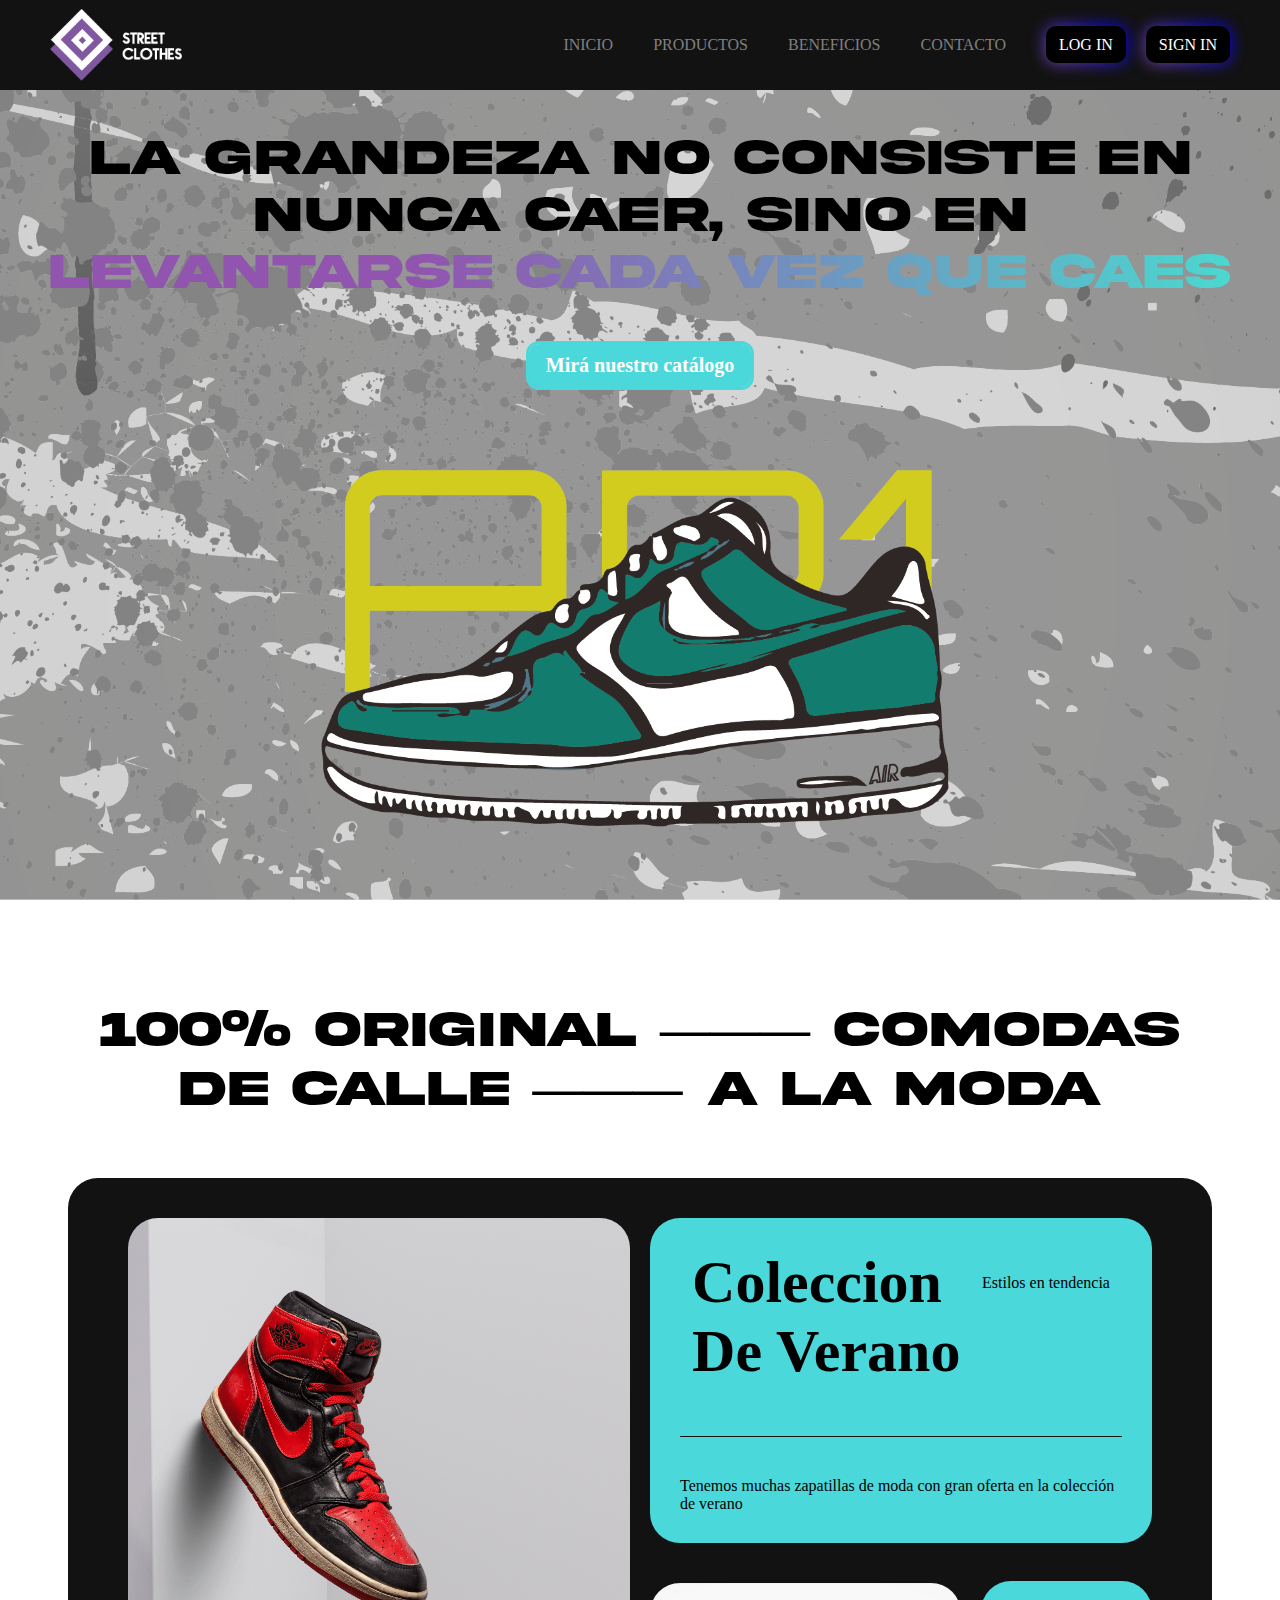
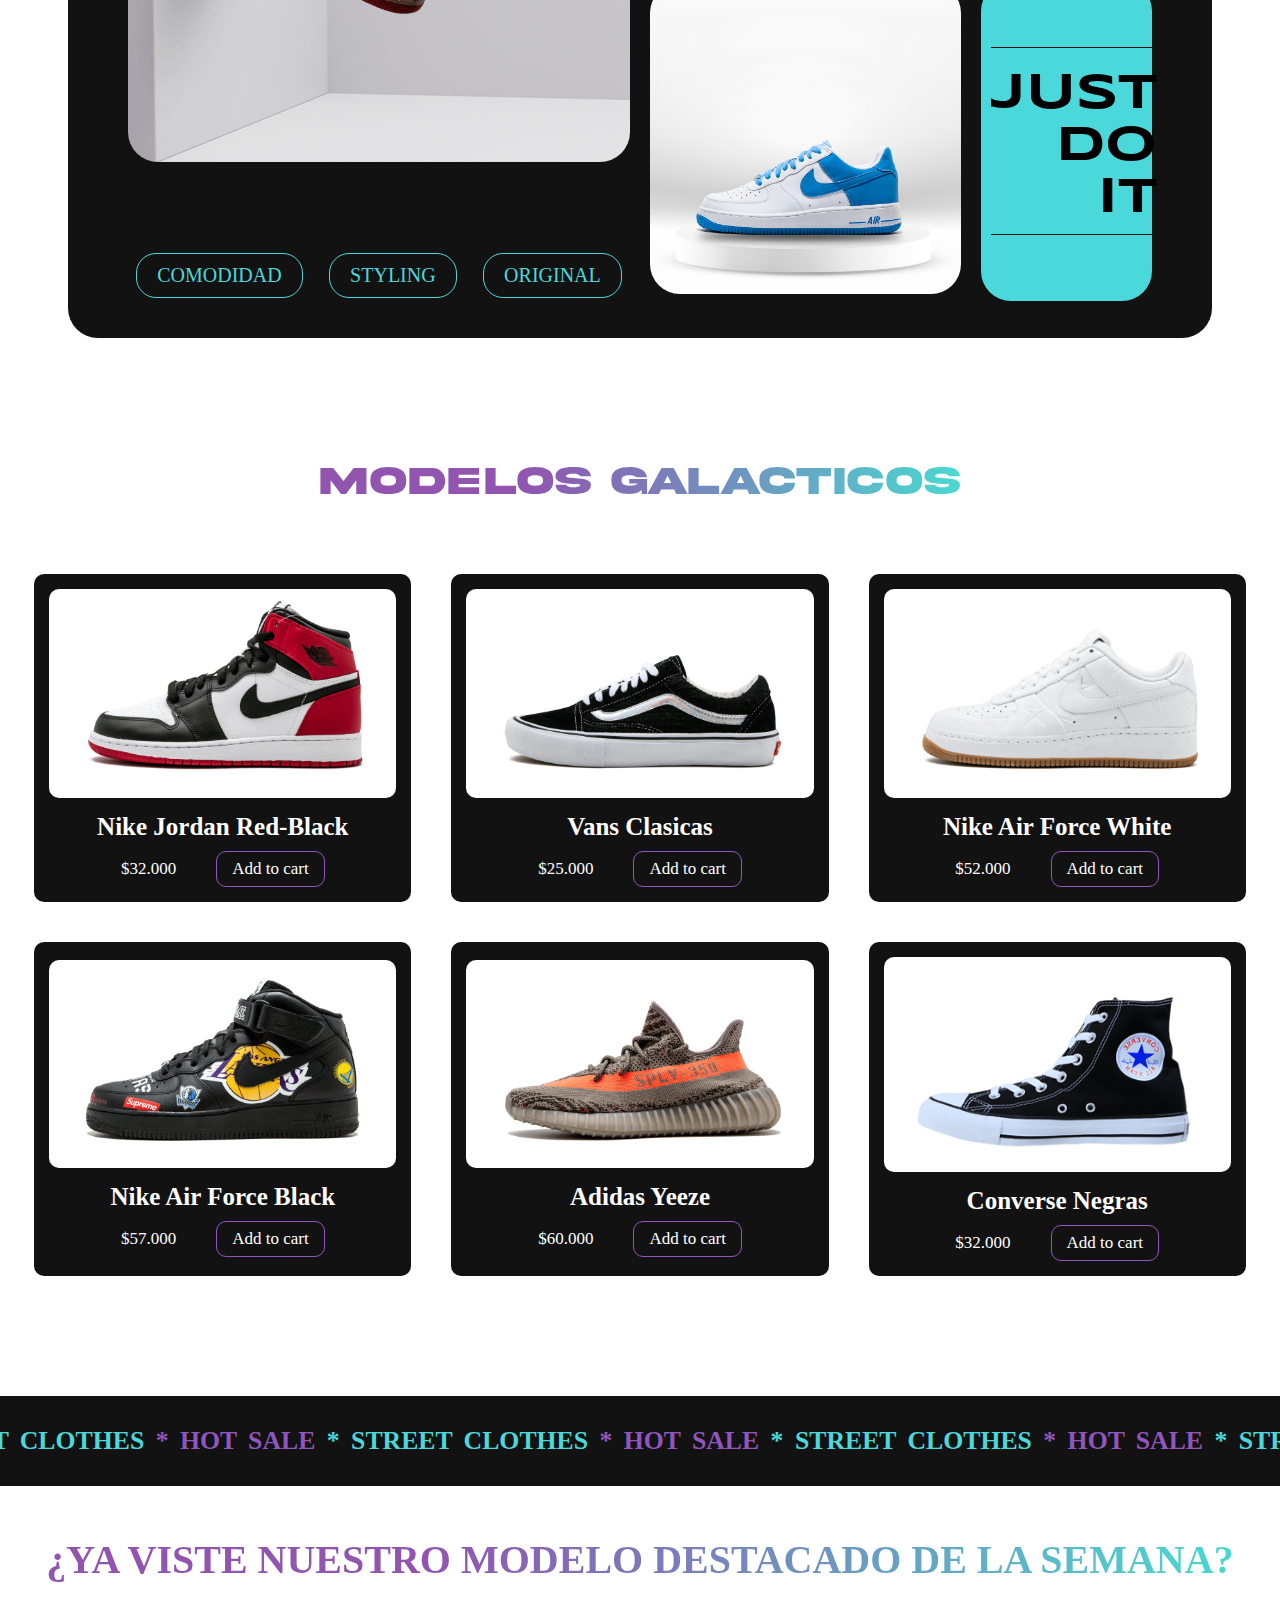
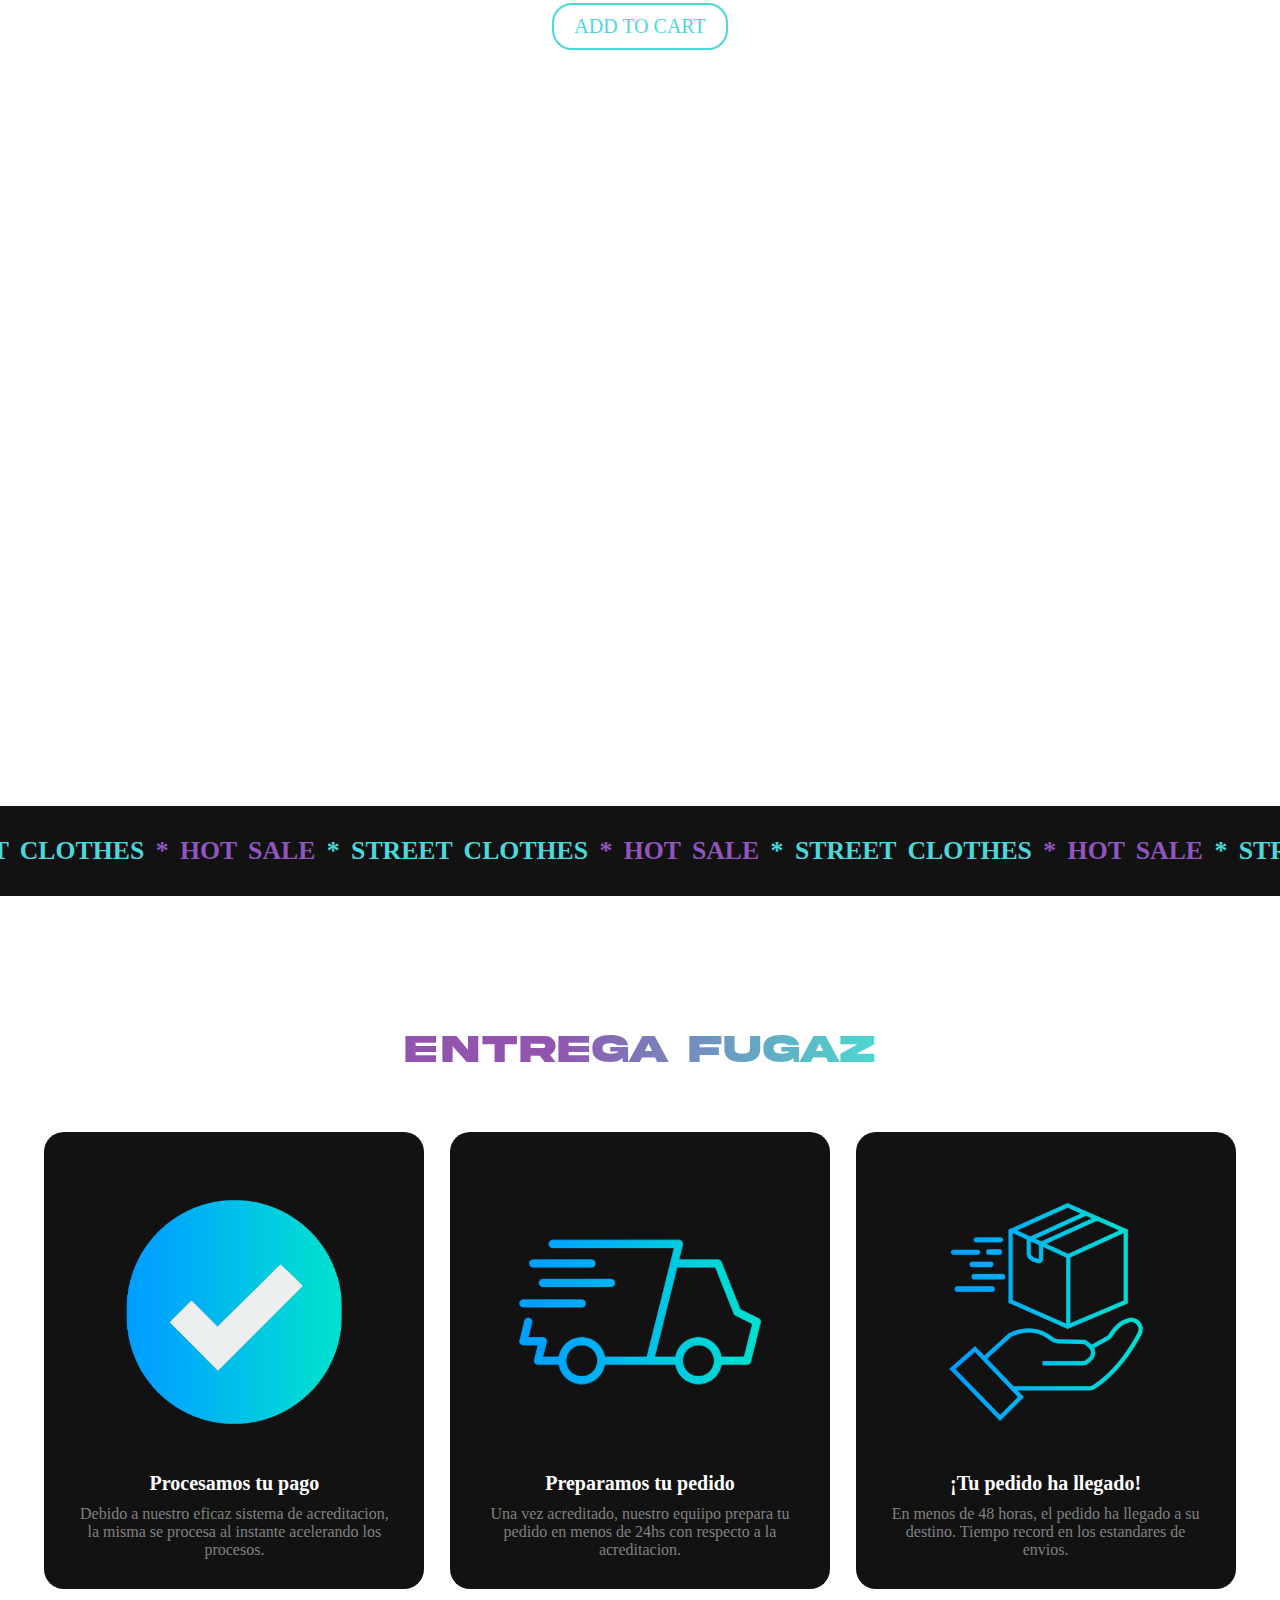
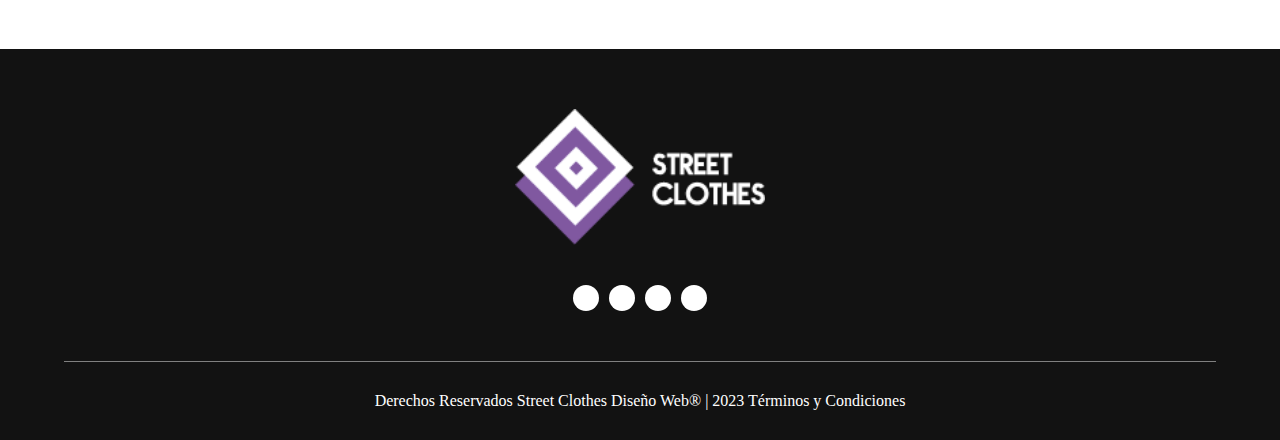
<file: index.html>
<!DOCTYPE html>
<html lang="en">
<head>
    <meta charset="UTF-8">
    <meta http-equiv="X-UA-Compatible" content="IE=edge">
    <meta name="viewport" content="width=device-width, initial-scale=1.0">
    <title>Street Clothes | Sitio Oficial</title>
    <link rel="shortcut icon" href="./assets/logos/navlogo.png" type="image/x-icon">
    <!-- CSS -->
    <link rel="stylesheet" href="./styles.css">
    <!-- RESPONSIVE -->
    <link rel="stylesheet" href="./mediaqueries.css">
    <!-- ANIMACIONES -->
    <link rel="stylesheet" href="animaciones.css">
    <!-- FONT AWESOME -->
    <link rel="stylesheet" href="https://cdnjs.cloudflare.com/ajax/libs/font-awesome/6.2.1/css/all.min.css" integrity="sha512-MV7K8+y+gLIBoVD59lQIYicR65iaqukzvf/nwasF0nqhPay5w/9lJmVM2hMDcnK1OnMGCdVK+iQrJ7lzPJQd1w==" crossorigin="anonymous" referrerpolicy="no-referrer" />

</head>
<body>
    <header>

        <!-- Navbar -->

        <nav class="navbar">
                <img src="./assets/logos/street logo.png" alt="" class="navbar__logo">

            <label for="menu" class="navbar__label">
                <i class="fa-solid fa-bars"></i>
            </label>
            <input type="checkbox" id="menu" class="navbar__input">

            <ul class="navbar__list ">
                <div class="navbarlist__a">
                    <li><a href="#hero">Inicio</a></li>
                    <li><a href="#products">Productos</a></li>
                    <li><a href="#beneficios">Beneficios</a></li>
                    <li><a href="#footer">Contacto</a></li>                    
                </div>


                <div class="navbarlist__login">
                    <li><a href="./loguin-register/indexLog.html" target="">Log In</a></li>
                    <li><a href="./loguin-register/indexReg.html" target="">Sign In</a></li>
                </div>
            </ul>
            <div class="overlay"></div>
        </nav>
    </header>

    <main>

        <!-- Hero -->

        <section id="hero">
            <div class="hero__container">
                <h1>
                    La grandeza no consiste en nunca caer, sino en  <span>levantarse cada vez que caes </span>
                </h1>
                <a href="#products">Mirá nuestro catálogo</a>
            </div>

        </section>


        <!-- Product special -->

        <section class="producto__especial">
            <div class="especial__h2">
                <h2> 100% ORIGINAL ——— COMODAS</h2>
                <h2> DE CALLE ——— A LA MODA</h2>
            </div>
            <div class="especial__container">
                <div class="container__left">
                    <img src="./assets/zapatilla mostrador 1.png" alt="">
                    <div class="left__a">
                        <a href="">Comodidad</a>
                        <a href="">Styling</a>
                        <a href="">Original</a>
                    </div>
                </div>

                <div class="container__right">
                    <div class="right__top">
                        <div class="top__h2">
                            <div class="h2__p">
                                <h2>Coleccion</h2>
                                <p>Estilos en tendencia</p>
                            </div>
                            <h2>De Verano</h2>
                        </div>
                        <h3>Tenemos muchas zapatillas de moda con gran oferta en la colección de verano</h3>
                    </div>

                    <div class="right__bottom">
                        <div class="img__bottom">
                            <img src="./assets/zapatilla mostrador 2.png" alt="">
                        </div>
                        <div class="text__bottom">
                            <h3>JUST DO IT</h3>
                        </div>
                    </div>
                </div>
            </div>    
        </section>

        <!-- Products -->

        <section id="products">
            <h2> Modelos Galacticos</h2>
            <div class="products__catalogo">
                <div class="product__container">
                    <div class="product__top">
                        <img src="./assets/products/nike jordan rojas y negras.png" alt="">
                    </div>
                    <h3>Nike Jordan Red-Black</h3>
                    <div class="product__bottom">
                        <p>$32.000</p>
                        <a href="">Add to cart</a>
                    </div>
                    
                </div>

                <div class="product__container">
                    <div class="product__top">
                        <img src="./assets/products/vans negras.png" alt="">
                    </div>
                    <h3>Vans Clasicas</h3>
                    <div class="product__bottom">
                        <p>$25.000</p>
                        <a href="">Add to cart</a>
                    </div>
                    
                </div>

                <div class="product__container">
                    <div class="product__top">
                        <img src="./assets/products/nike airforce white.png" alt="">
                    </div>
                    <h3>Nike Air Force White</h3>
                    <div class="product__bottom">
                        <p>$52.000</p>
                        <a href="">Add to cart</a>
                    </div>
                </div>

                <div class="product__container">
                    <div class="product__top">
                        <img src="./assets/products/nike aircorfe black botita.png" alt="">
                    </div>
                    <h3>Nike Air Force Black</h3>
                    <div class="product__bottom">
                        <p>$57.000</p>
                        <a href="">Add to cart</a>
                    </div>

                </div>

                <div class="product__container">
                    <div class="product__top">
                        <img src="./assets/products/addias yeeze.png" alt="">
                    </div>
                    <h3>Adidas Yeeze</h3>
                    <div class="product__bottom">
                        <p>$60.000</p>
                        <a href="">Add to cart</a>
                    </div>
                </div>

                <div class="product__container">
                    <div class="product__top">
                        <img src="./assets/products/converse black.png" alt="">
                    </div>
                    <h3>Converse Negras</h3>
                    <div class="product__bottom">
                        <p>$32.000</p>
                        <a href="">Add to cart</a>
                    </div>
                    
                </div>
            </div>
        </section>

                <!-- DIVISOR TOP -->

        <section class="divisor">
            <div class="divisor__contenedor">
                <h3> <span>SALE</span> * STREET CLOTHES <span>* HOT SALE</span> * STREET CLOTHES <span>* HOT SALE</span> * STREET CLOTHES <span>* HOT SALE</span>  * STREET CLOTHES</h3>
            </div>
        </section>

        <!-- PRODUCTO DESTACADO -->

        <section class="producto__destacado">
            <div class="destacado__texto">
                <h3>¿Ya viste nuestro modelo destacado de la semana?</h3>
                <a href="">Add to cart</a>
            </div>
        </section>

        <!-- DIVISOR BOTTOM -->

        <section class="divisor2">
            <div class="divisor__contenedor">
                <h3> <span>SALE</span> * STREET CLOTHES <span>* HOT SALE</span> * STREET CLOTHES <span>* HOT SALE</span> * STREET CLOTHES <span>* HOT SALE</span>  * STREET CLOTHES</h3>
            </div>
        </section>

        <!-- BENEFICIOS -->

        <section id="beneficios">
            <h2 class="main__h2">Entrega Fugaz</h2>
            <div class="beneficios__father">
                <div class="beneficios__cards beneficios__1">
                    <img src="./assets/images/beneficios/check.png" alt="">
                    <h3>Procesamos tu pago</h3>
                    <p>Debido a nuestro eficaz sistema de acreditacion, la misma se procesa al instante acelerando los procesos.
                    </p>
                </div>

                <div class="beneficios__cards beneficios__2">
                    <img src="./assets/images/beneficios/envio.png" alt="">
                    <h3>Preparamos tu pedido</h3>
                    <p>Una vez acreditado, nuestro equiipo prepara tu pedido en menos de 24hs con respecto a la acreditacion.
                    </p>
                </div>

                <div class="beneficios__cards beneficios__3">
                    <img src="./assets/images/beneficios/paquete.png" alt="">
                    <h3>¡Tu pedido ha llegado!</h3>
                    <p>En menos de 48 horas, el pedido ha llegado a su destino. Tiempo record en los estandares de envios.
                    </p>
                </div>
            </div>
        </section>    

        <!-- FOOTER -->

        <section id="footer">
            <div class="footer__top">
                <img src="./assets/logos/street logo.png" alt="">
                <div class="footer__redes">
                    <i class="fa-solid fa-phone"></i>
                    <i class="fa-brands fa-instagram"></i>
                    <i class="fa-solid fa-envelope"></i>
                    <i class="fa-solid fa-location-dot"></i>
                </div>
            </div>

            <div class="footer__bottom">
                <p>
                    Derechos Reservados Street Clothes Diseño Web®   |   2023 Términos y Condiciones
                </p>
            </div>
        </section>

    </main>
</body>
</html>
</file>
<file: styles.css>
@import url('https://fonts.googleapis.com/css2?family=Poppins:ital,wght@0,100;0,200;0,300;0,400;0,500;0,600;0,700;0,800;0,900;1,100;1,200;1,300;1,400;1,500;1,600;1,700;1,800;1,900&display=swap');

@font-face {
    font-family: 'Akira';
    font-weight: 400;
    src: url(./assets/font/Akira\ Expanded\ Demo.otf);
}

@font-face {
    font-family: 'urban';
    font-weight: 400;
    src: url(./assets/font/Syncopate-Bold.ttf);
}

:root {
    --principal: #9155bf;
    --secondary: #4bd8db;
    --gray: #121212;
}

* {
    margin: 0;
    padding: 0;
    list-style: none;
    text-decoration: none;
    font-family: 'Montserrat';
}

/* NAVBAR */

header {
    width: 100%;
    height: 90px;
    background: #121212;
    position: fixed;
    top: 0;
    z-index: 2;
}

.navbar {
    justify-content: space-between;
    padding: 0 50px;
}

.navbar__label, .navbar__input {
    display: none;
}

.navbarlist__a {
    display: flex;
    gap: 20px;
}

.navbar , .navbar__list {
    display: flex;
    align-items: center;
    height: 100%;

}

.navbar__list {
    gap: 30px;
}

.navbar__list a {
    color: grey;
    text-transform: uppercase;

}

.navbar__logo {
    height: 80%;
    
}

.navbarlist__login {
    display: flex;
    align-items: center;
    gap: 20px;
}

.navbarlist__login a {
    color: #ffff;
    background: black;
    border: none;
    position: relative;
    overflow: hidden;
    z-index: 1;
    border-radius: 10px;
    padding: 10px 13px;
    text-transform: uppercase;
}

/* HERO */

main {
    padding-top: 40px;
    width: 100%;
    display: flex;
    flex-direction: column;
    justify-content: center;
    align-items: center;
}

#hero {
    background-image: url(./assets/Fondo\ hero-navbar.png);
    background-repeat: no-repeat;
    background-size: cover;
    background-position: center;
    background-attachment: fixed;
    height: 100vh;
    display: flex;
    flex-direction: column;
    align-items: center;
    width: 100%;
}

.hero__container {
    display: flex;
    flex-direction: column;
    align-items: center;
    padding: 90px 40px;
    gap: 40px;
}

.hero__container h1 {
    font-size: 50px;
    text-align: center;
    text-transform: uppercase;
    font-family: 'Akira';
}

.hero__container h1 span {
    text-transform: uppercase;
    background: rgb(145,85,176);
    background: linear-gradient(90deg, rgba(145,85,176,1) 32%, rgba(75,216,208,1) 100%);
    background-clip: text;
    color: transparent;
    -webkit-background-clip: text;
    font-family: 'Akira';
}

.hero__container a {
    font-size: 20px;
    color: white;
    background-color: transparent;
    border: 3px solid var(--secondary);
    box-shadow: 0 0 40px 40px var(--secondary) inset;
    transition: box-shadow 0.3s ease-in-out;
    padding: 10px 17px;
    border-radius: 13px;
    text-align: center;
    font-weight: 700;
}


/* Products */

#products {
    width: 100%;
    padding: 60px 0;
    display: flex;
    flex-direction: column;
    align-items: center;
    gap: 70px;
}

#products h2 {
    background: rgb(145,85,176);
    background: linear-gradient(90deg, rgba(145,85,176,1) 32%, rgba(75,216,208,1) 100%);
    background-clip: text;
    color: transparent;
    -webkit-background-clip: text;
    font-size: 40px;
    font-family: 'akira';
}

.products__catalogo {
    display: flex;
    flex-wrap: wrap;
    gap: 40px;
    justify-content: center;
    padding: 0 20px;
}

.product__container {
    padding: 15px;
    background: #121212;
    display: flex;
    flex-direction: column;
    align-items: center;
    justify-content: center;
    gap: 10px;
    width: 28%;
    border-radius: 10px;
    transition: 0.3s ease-in;
}

.product__container img {
    border-radius: 10px;
    width: 100%;
    background-color: #ffff;
}

.product__bottom {
    display: flex;
    align-items: center;
    gap: 40px;
}

.product__container h3 {
    color: #ffff;
    font-size: 25px;
}

.product__container {
    color: #FFff;
    font-size: 17px;
}

.product__container a {
    color: #Ffff;
    border: 1px solid var(--principal);
    border-radius: 10px;
    padding: 7px 15px;
    text-align: center;
    transition: 0.5s;
}

/* Product special */

.producto__especial {
    display: flex;
    flex-direction: column;
    align-items: center;
    padding: 60px 0;
    gap: 60px;
    width: 100%;
}

.especial__h2 h2 {
    font-size: 50px;
    text-align: center;
    font-family: 'Akira';
}

.especial__container {
    background-color: #121212;
    display: flex;
    width: 80%;
    border-radius: 30px;
    padding: 40px 60px;
    gap: 20px;
}

.container__left, .container__right {
    width: 50%;
    display: flex;
    flex-direction: column;
    justify-content: space-between;
    gap: 40px;
}

.container__left img{
    width: 100%;
    border-radius: 30px;
}

.container__left img  {
    height: 80%;
}

.left__a {
    width: 100%;
    display: flex;
    align-items: center;
    justify-content: space-around;
    gap: 10px;
}

.left__a a {
    color: var(--secondary);
    border-radius: 20px;
    border: 1px solid var(--secondary);
    padding: 10px 20px;
    font-size: 20px;
    text-transform: uppercase;
    text-align: center;
}

.right__top {
    background-color: #4bd8db;
    border-radius: 30px;
    padding: 30px;
    display: flex;
    flex-direction: column;
    align-items: center;
    height: 50%;
    gap: 50px;
}

.right__top h3 {
    font-weight: 400;
    font-size: 16px;
    border-top: 1px solid #121212;
    padding-top: 40px;
}

.top__h2 {
    display: flex;
    flex-direction: column;
}

.h2__p {
    display: flex;
    align-items: center;
    justify-content: space-between;
    gap: 40px;
}

.top__h2 h2, .h2__p h2{
    font-size: 60px;
    font-weight: 900;
}

.right__bottom {
    display: flex;
    align-items: center;
    width: 100%;
    gap: 20px;
}

.img__bottom {
    width: 80%;
}

.text__bottom {
    background: var(--secondary);
    border-radius: 30px;
    padding: 10px;
    width: 30%;
    height: 95%;
    display: flex;
    align-items: center;
}

.text__bottom h3 {
    font-size: 50px;
    text-align: end;
    border-top: 1px solid #121212;
    padding-top: 20px;
    border-bottom: 1px solid #121212;
    padding-bottom: 10px;
    font-family: 'urban';
}

.right__bottom img {
    width: 100%;
    border-radius: 30px;
}

/* DIVISOR */

.divisor {
    padding-top: 60px;
    width: 100%;
    height: 100px;
}

.divisor2 {
    padding: 10px 0 60px;
    width: 100%;
    height: 100px;
}

.divisor__contenedor {
    font-size: 22px;
    display: flex;
    align-items: center;
    justify-content: center;
    white-space: nowrap;
    color: var(--secondary);
    word-spacing: 5px;
    background: #121212;
    padding: 30px 0;
    width: 100%;
    overflow: hidden;
}

.divisor__contenedor span {
    color: var(--principal);
}

/* PRODUCTO DESTACADO */

.producto__destacado {
    background-image: url(./assets/product\ hot\ sale.png);
    background-repeat: no-repeat;
    background-size: cover;
    background-position: center;
    background-attachment: fixed;
    height: 100vh;
    display: flex;
    flex-direction: column;
    align-items: center;
    width: 100%;
}

.destacado__texto {
    padding: 40px;
    display: flex;
    align-items: center;
    flex-direction: column;
    gap: 20px;
}


.destacado__texto h3 {
    font-size: 40px;
    text-transform: uppercase;
    background: rgb(145,85,176);
    background: linear-gradient(90deg, rgba(145,85,176,1) 32%, rgba(75,216,208,1) 100%);
    background-clip: text;
    color: transparent;
    -webkit-background-clip: text;
    text-align: center;
}

.destacado__texto a {
    color: var(--secondary);
    border-radius: 20px;
    border: 2px solid var(--secondary);
    padding: 10px 20px;
    font-size: 20px;
    text-transform: uppercase;
    text-align: center;
    transition: 0.5s ease-in;
}

/* BENEFICIOS */

#beneficios {
    width: 100%;
    padding: 60px 0;
    display: flex;
    flex-direction: column;
    align-items: center;
    justify-content: center;
    gap: 60px;
}

.main__h2 {
    font-size: 40px;
    background: rgb(145,85,176);
    background: linear-gradient(90deg, rgba(145,85,176,1) 32%, rgba(75,216,208,1) 100%);
    background-clip: text;
    color: transparent;
    -webkit-background-clip: text;
    font-family: 'akira';
}

.beneficios__father {
    display: flex;
    align-items: center;
    justify-content: center;
    gap: 2%;
    width: 100%;
}

.beneficios__cards {
    display: flex;
    flex-direction: column;
    align-items: center;
    gap: 10px;
    background: #121212;
    padding: 30px;
    border-radius: 20px;
    text-align: center;
    width: 25%;
    transition: 0.3s ease-in;
}

.beneficios__cards h3 {
    color: #ffff;
    font-size: 20px;
}

.beneficios__cards p {
    color: gray;
}

.beneficios__cards img {
    height: 300px;
}

/* FOOTER */

#footer {
    padding: 60px 0 30px 0;
    width: 100%;
    display: flex;
    flex-direction: column;
    align-items: center;
    justify-content: center;
    gap: 50px;
    background: #121212;
}

.footer__top {
    display: flex;
    flex-direction: column;
    align-items: center;
    gap: 40px;
}

.footer__top img {
    width: 250px;
}

.footer__redes {
    display: flex;
    gap: 10px;
}

.footer__redes i {
    background: #ffff;
    padding: 13px;
    border-radius: 30px;
    color: var(--principal);
    font-size: 20px;
    transition: 0.2s ease-in;
}

.footer__bottom {
    border-top: 1px solid gray;
    padding-top: 30px;
    width: 90%;
    text-align: center;
    color: #FFff;
}
</file>
<file: mediaqueries.css>
@media (max-width: 1000px) {

    /* header */

    .main__h2 {
        text-align: center;
        padding: 0 20px;
    }

    .navbar__list {
        display: none;
    }

    .navbar__label {
        display: flex;
        color: #ffff;
        font-size: 25px;
    }

    .navbarlist__a {
        display: flex;
        flex-direction: column;
        align-items: center;
        gap: 70px;
    }

    .navbar__input:checked + .navbar__list {
        display: block;
        position: fixed;
        top: 90px;
        bottom: 0;
        background: #121212;
        width: 30%;
        right: 0;
        display: flex; 
        gap: 70px;
        flex-direction: column;
        align-items: center;
        padding-top: 20px;
    }

    /* HERO */
    
    .hero__container h1 {
        font-size: 40px;
    }

    .hero__container a {
        font-size: 20px;
    }

    /* PRODUCT ESPECIAL */

    .especial__h2 h2 {
        font-size: 40px;
    }

    .left__a a {
        font-size: 15px;
    }

    .top__h2 h2 {
        font-size: 40px;
    }

    .text__bottom h3 {
        font-size: 35px;
    }


    /* Products */

    .product__container h3 {
        font-size: 20px;
    }

    .product__bottom p {
        font-size: 16px;
    }

    .product__bottom a {
        font-size: 15px;
    }

    /* PRODUCTO DESTACADO */

    .destacado__texto h3 {
        font-size: 30px;
        text-align: center;
    }

    .destacado__texto a {
        font-size: 15px;
    }

    /* BENEFICIOS */

    .beneficios__father {
        display: flex;
        flex-wrap: wrap;
        gap: 20px;
    }

    .beneficios__cards {
        width: 40%;
        padding: 20px;
    }

}

/* MOBILE */

@media (max-width: 700px) {

    /* NAVBAR */

    .navbar__input:checked + .navbar__list {
        display: block;
        position: fixed;
        top: 80px;
        bottom: 0;
        background: #121212;
        width: 40%;
        right: 0;
        display: flex; 
        flex-direction: column;
        align-items: center;
        padding-top: 20px;
        gap: 110px;
    }
    
    .navbarlist__login {
        display: flex;
        flex-direction: column;
        gap: 50px;
    }

    .navbarlist__login a {
        font-size: 15px;
    }

    /* HERO */

    #hero {
        background-image: url(./assets/Fondo\ hero-navbar\ mobile.png);
        background-repeat: no-repeat;
        background-size: cover;
        background-position: center;
        background-attachment: fixed;
        height: 100vh;
        display: flex;
        flex-direction: column;
        align-items: center;
        width: 100%;
    }

    .hero__container {
        padding: 110px 40px;
    }

    .hero__container h1 {
        font-size: 30px;
    }

    .hero__container a {
        font-size: 15px;
    }

    /* PRODUCT ESPECIAL */

    .especial__h2 {
        padding: 0 20px;
    }

    .especial__h2 h2 {
        font-size: 22px;
    }

    .especial__container {
        display: flex;
        flex-direction: column;
        width: 100%;
        align-items: center;
        padding: 60px 0;
        border-radius: 0;
    }

    .container__left, .container__right {
        height: 45%;
        width: 75%;
        display: flex;
        flex-direction: column;
        align-items: center;
    }

    .container__left img {
        width: 380px;
    }

    .especial__h2 {
        font-size: 20px;
    }

    .left__a a {
        font-size: 13px;
    }

    .top__h2 h2 {
        font-size: 40px;
    }

    .right__bottom {
        display: flex;
        align-items: center;
        width: 380px;
    }

    .img__bottom {
        width: 60%;
        padding: 0;
    }

    .text__bottom {
        height: 200px;
        width: 40%;
        padding: 0;
    }

    /* CORREGIR */

    .text__bottom h3 {
        font-size: 40px;
        padding: 20px 5px 20px 0px;
        text-align: end;
    }

    .img__bottom img {
        height: 200px;
    }

    /* DESTACADO */

    .producto__destacado {
        background-image: url(./assets/product\ hot\ sale\ -\ mobile.png);
        background-repeat: no-repeat;
        background-size: cover;
        background-position: center;
        background-attachment: fixed;
        height: 100vh;
        display: flex;
        flex-direction: column;
        align-items: center;
        width: 100%;
    }

    /* .destacado__texto {

    } */

    .divisor__contenedor h3 {
        font-size: 15px;
    }

    /* PRODUCTS */

    #products h2 {
        text-align: center;
    }

    .products__catalogo {
        display: flex;
        flex-direction: column;
        align-items: center;
        gap: 50px;
    }

    .product__container {
        width: 70%;
    }

    /* BENEFICIOS */

    .beneficios__father {
        display: flex;
        flex-direction: column;
        align-items: center;
        gap: 30px;
    }

    .beneficios__cards {
        width: 60%;
    }
}
</file>
<file: animaciones.css>
/* ANIMACIONES */

html {
    scroll-behavior: smooth;
    scroll-padding-top: 65px;
}

/* EFECTO MANU HAMBURGESA */

.overlay {
    position: absolute;
    top: 90px;
    left: 0;
    height: 100vh;
    width: 100%;
    z-index: -1;

    /*Efecto de Desemfpque*/
    background: rgba(255, 255, 255, 0.05);
    box-shadow: 0 8px 32px 0 rgba(31, 38, 135, 0.37);
    backdrop-filter: blur(5px);
    -webkit-backdrop-filter: blur(5px);
    display: none;
}

.navbar__input:checked ~ .overlay {
    display: block;
    animation: fade 0.3s ease-in;

}

.navbar__input:checked + .navbar__list {
    animation: fade 0.3s ease-in, slide-right 0.4s ease-in;
}

/* ELEMENTOS A NAVBAR */

.navbarlist__a a {
    position: relative;
    padding: 0 10px;
}

.navbarlist__a a::after {
    content: "";
    position: absolute;
    background-color: #ffff;
    height: 3px;
    width: 0;
    left: 0;
    bottom: -10px;
    transition: 0.3s;
}

.navbarlist__a a:hover {
    color: #ffff;
    transition: 0.3s;
}

.navbarlist__a a:hover::after {
    width: 100%;
}

/* EFECTO BOTON NAVBAR */

.navbarlist__login a::before {
    content: "";
    position: absolute;
    top: 0;
    left: 0;
    z-index: -1;
    width: 100%;
    height: 100%;
    background: linear-gradient(
        45deg, 
        var(--principal), blue, deeppink, blue,
        var(--principal), blue, deeppink, blue
    );
    background-size: 800%;
    border-radius: 10px;
    filter: blur(8px);
    animation: glowing 20s linear infinite
}

.navbarlist__login a:hover {
    font-size: 17px;
    transition: 0.5s;
}

@keyframes glowing {
    0% {
        background-position: 0 0;
    }

    50% {
        background-position: 400% 0;

    }

    100% {
        background-position: 0 0;
    }
}

/* EFECTOS HERO */

.hero__container a:hover {
    box-shadow: 0 0 10px 0 var(--secondary) inset, 0 0 10px 4px var(--secondary);
}

/* ANIMACIONES */

@keyframes fade {
    from {
        opacity: 0;
    }

    to {
        opacity: 1;
    }
}

@keyframes slide-up {
    from {
        transform: translateY(100px);
    }

    to {
        transform: translateY(0);
    }
}

@keyframes slide-down {
    from {
        transform: translateY(-100px);
    }

    to {
        transform: translateY(0);
    }
}

@keyframes slide-right {
    from {
        transform: translateX(100px);
    }

    to {
        transform: translateX(0);
    }
}



/* APLICACION */

.hero__container h1 {
    animation: fade 1s ease-in, slide-down 1.3s ease-in-out;
}

.hero__container a {
    animation: fade 1s ease-in, slide-up 1.3s ease-in-out;   
}

/* PRODUCTOS */

.product__container:hover {
    transform: scale(1.1);
}

.products__catalogo a:hover {
    background-color: var(--principal);
    transform: scale(1.1);
}

/* PRODUCTO DESTACADO */

.destacado__texto a:hover {
    background-color: var(--secondary);
    transform: scale(1.1);
    color: #121212;
    font-weight: 700;
}

/* BENEFICIOS */

.beneficios__cards:hover {
    transform: scale(1.1);
}

/* FOOTER */

.footer__redes i:hover {
    transform: scale(1.2);
    color: var(--secondary);
}
</file>
